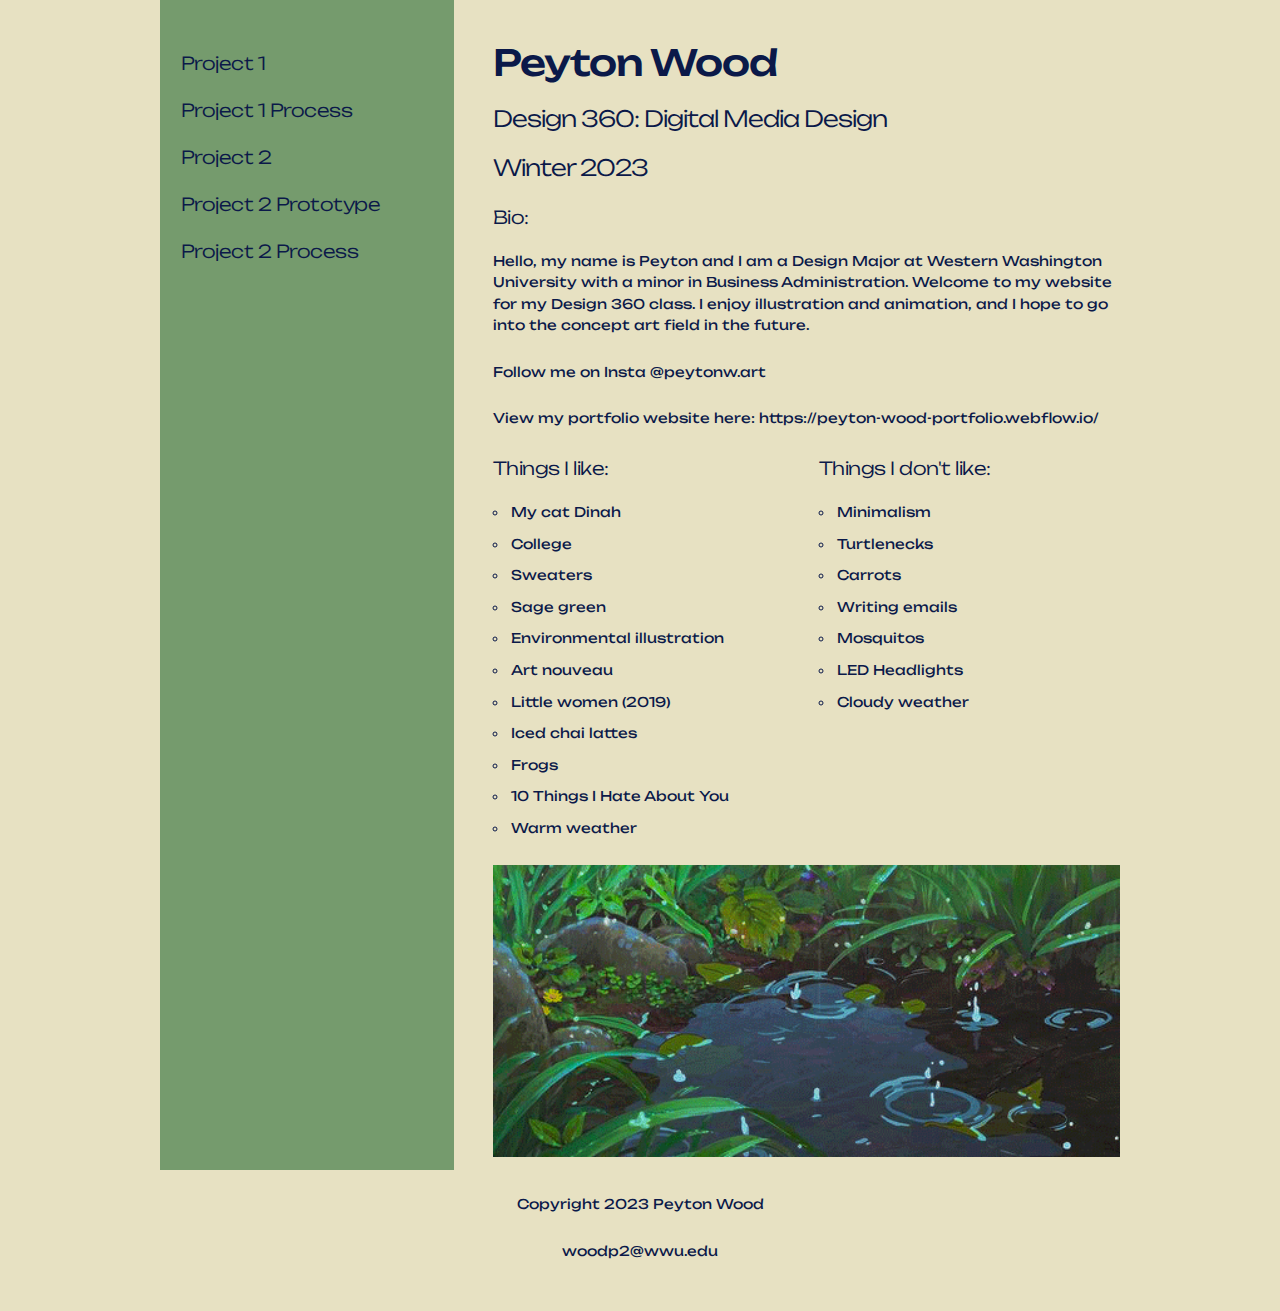
<file: index.html>
<!DOCTYPE html>
<html lang="en">

<head>

    <meta charset="UTF-8">
    <meta http-equiv="X-UA-Compatible" content="IE=edge">
    <meta name="viewport" content="width=device-width, initial-scale=1.0">
    <title>Peyton Wood Design</title>

    <link href="Skeleton-2.0.4/css/normalize.css" type="text/css" rel="stylesheet">
    <link href="Skeleton-2.0.4/css/skeleton.css" type="text/css" rel="stylesheet">
    <link href="stylesheet2.css" type="text/css" rel="stylesheet">

    <link href="https://fonts.googleapis.com/css2?family=Unbounded&display=swap" rel="stylesheet">
    <link rel="preconnect" href="https://fonts.googleapis.com">
    <link rel="preconnect" href="https://fonts.gstatic.com" crossorigin>

</head>

<body class="container">

    <div class="row">
        <div class="four columns">
            <div class="sidenav">
                <nav>
                    <h5><a href="https://www.figma.com/proto/zq73Wx5XFyZ3xvFBYM8VIL/WAIF-Wireframes?page-id=0%3A1&node-id=104%3A1085&viewport=101%2C317%2C0.07&scaling=min-zoom&starting-point-node-id=104%3A1085" target="_blank" rel="noopener noreferrer">Project 1</a></h5>
                    <h5><a href="documents/360_CaseStudy.pdf" target="_blank" rel="noopener noreferrer">Project 1 Process</a></h5>
                    <h5><a href="https://woodp2.github.io/project2.html" target="_blank" rel="noopener noreferrer">Project 2</a></h5>
                    <h5><a href="https://www.figma.com/proto/1qr9elMjOXVfex3nzzFcmH/Untitled?page-id=0%3A1&node-id=1%3A3&viewport=412%2C-263%2C0.48&scaling=min-zoom&starting-point-node-id=1%3A3" target="_blank" rel="noopener noreferrer">Project 2 Prototype</a></h5>
                    <h5><a href="documents/project2casestudy.pdf" target="_blank" rel="noopener noreferrer">Project 2 Process</a></h5>
                </nav>
            </div>
        </div>

        <div class="eight columns">
            <header>
                <h2>Peyton Wood</h2>
                <h3>Design 360: Digital Media Design</h3>
                <h3>Winter 2023</h3>
            </header>

            <article>
                <div class="twelve columns">
                    <h5>Bio:</h5>
                    <p>Hello, my name is Peyton and I am a Design Major at Western Washington University with a minor in Business Administration. Welcome to my website for my Design 360 class. I enjoy illustration and animation, and I hope to go into the concept art field in the future.</p>
                    <p>Follow me on Insta @peytonw.art</p>
                    <p>View my portfolio website here: <a href="url">https://peyton-wood-portfolio.webflow.io/</a></p>

                    <div class="flex-container2">
                        <div class="six columns">
                            <h5>Things I like:</h5>
                            <ul>
                                <li>My cat Dinah</li>
                                <li>College</li>
                                <li>Sweaters</li>
                                <li>Sage green</li>
                                <li>Environmental illustration</li>
                                <li>Art nouveau</li>
                                <li>Little women (2019)</li>
                                <li>Iced chai lattes</li>
                                <li>Frogs</li>
                                <li>10 Things I Hate About You</li>
                                <li>Warm weather</li>
                            </ul>
                        </div>
                        <div class="six columns">
                            <h5>Things I don't like:</h5>
                            <ul>
                                <li>Minimalism</li>
                                <li>Turtlenecks</li>
                                <li>Carrots</li>
                                <li>Writing emails</li>
                                <li>Mosquitos</li>
                                <li>LED Headlights</li>
                                <li>Cloudy weather</li>
                            </ul>
                        </div>
                    </div>

                    <div class="twelve columns">
                        <img class="u-full-width" src="images/rain.gif"/>
                    </div>

                </div>
            </article>
        </div>
    </div>

    <div class="twelve columns">
        <footer>
            <br>
            <p>Copyright 2023 Peyton Wood</p>
            <p>woodp2@wwu.edu</p>
            <br>
        </footer>
    </div>

</body>

</html>
</file>
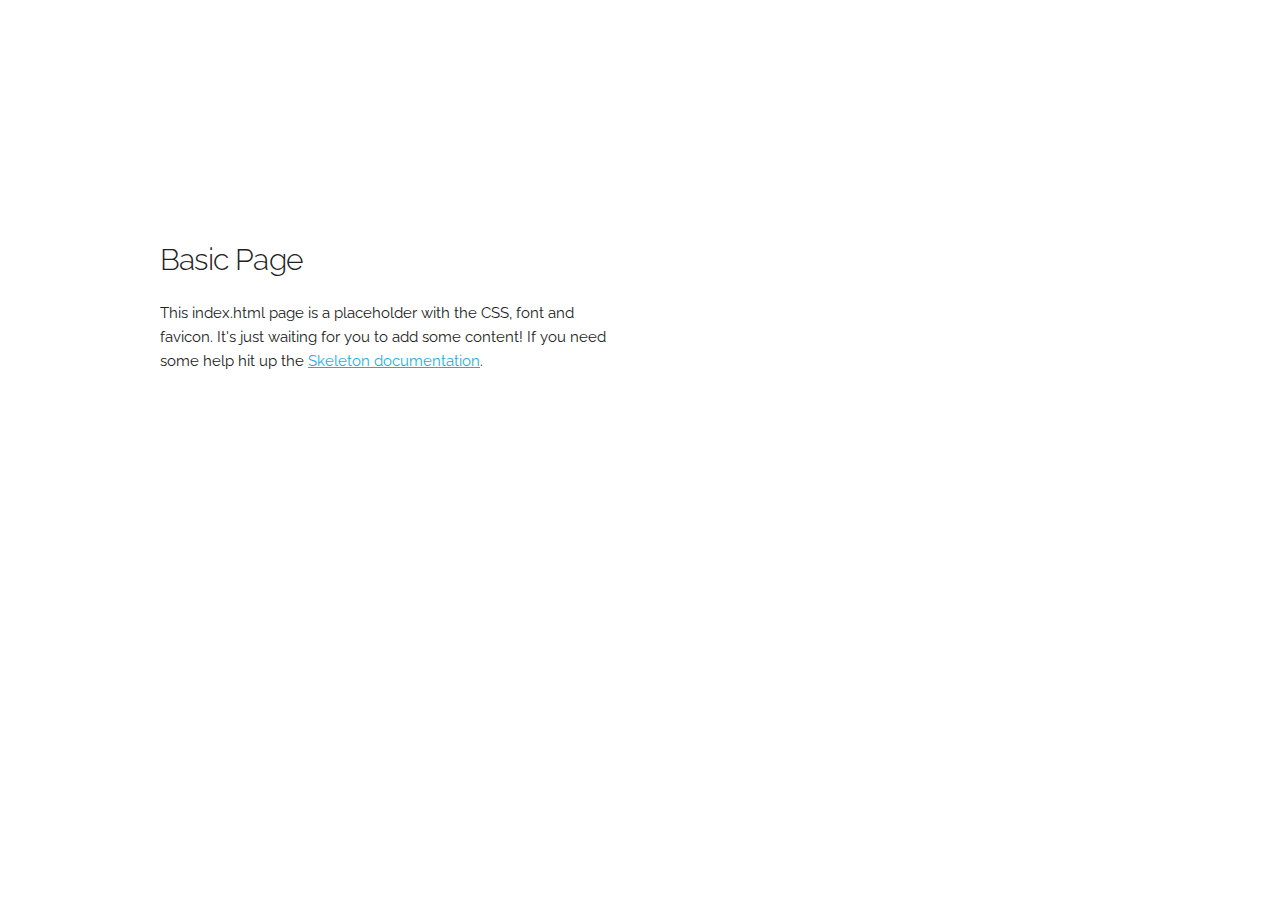
<file: Skeleton-2.0.4/index.html>
<!DOCTYPE html>
<html lang="en">
<head>

  <!-- Basic Page Needs
  –––––––––––––––––––––––––––––––––––––––––––––––––– -->
  <meta charset="utf-8">
  <title>Your page title here :)</title>
  <meta name="description" content="">
  <meta name="author" content="">

  <!-- Mobile Specific Metas
  –––––––––––––––––––––––––––––––––––––––––––––––––– -->
  <meta name="viewport" content="width=device-width, initial-scale=1">

  <!-- FONT
  –––––––––––––––––––––––––––––––––––––––––––––––––– -->
  <link href="//fonts.googleapis.com/css?family=Raleway:400,300,600" rel="stylesheet" type="text/css">

  <!-- CSS
  –––––––––––––––––––––––––––––––––––––––––––––––––– -->
  <link rel="stylesheet" href="css/normalize.css">
  <link rel="stylesheet" href="css/skeleton.css">

  <!-- Favicon
  –––––––––––––––––––––––––––––––––––––––––––––––––– -->
  <link rel="icon" type="image/png" href="images/favicon.png">

</head>
<body>

  <!-- Primary Page Layout
  –––––––––––––––––––––––––––––––––––––––––––––––––– -->
  <div class="container">
    <div class="row">
      <div class="one-half column" style="margin-top: 25%">
        <h4>Basic Page</h4>
        <p>This index.html page is a placeholder with the CSS, font and favicon. It's just waiting for you to add some content! If you need some help hit up the <a href="http://www.getskeleton.com">Skeleton documentation</a>.</p>
      </div>
    </div>
  </div>

<!-- End Document
  –––––––––––––––––––––––––––––––––––––––––––––––––– -->
</body>
</html>
</file>
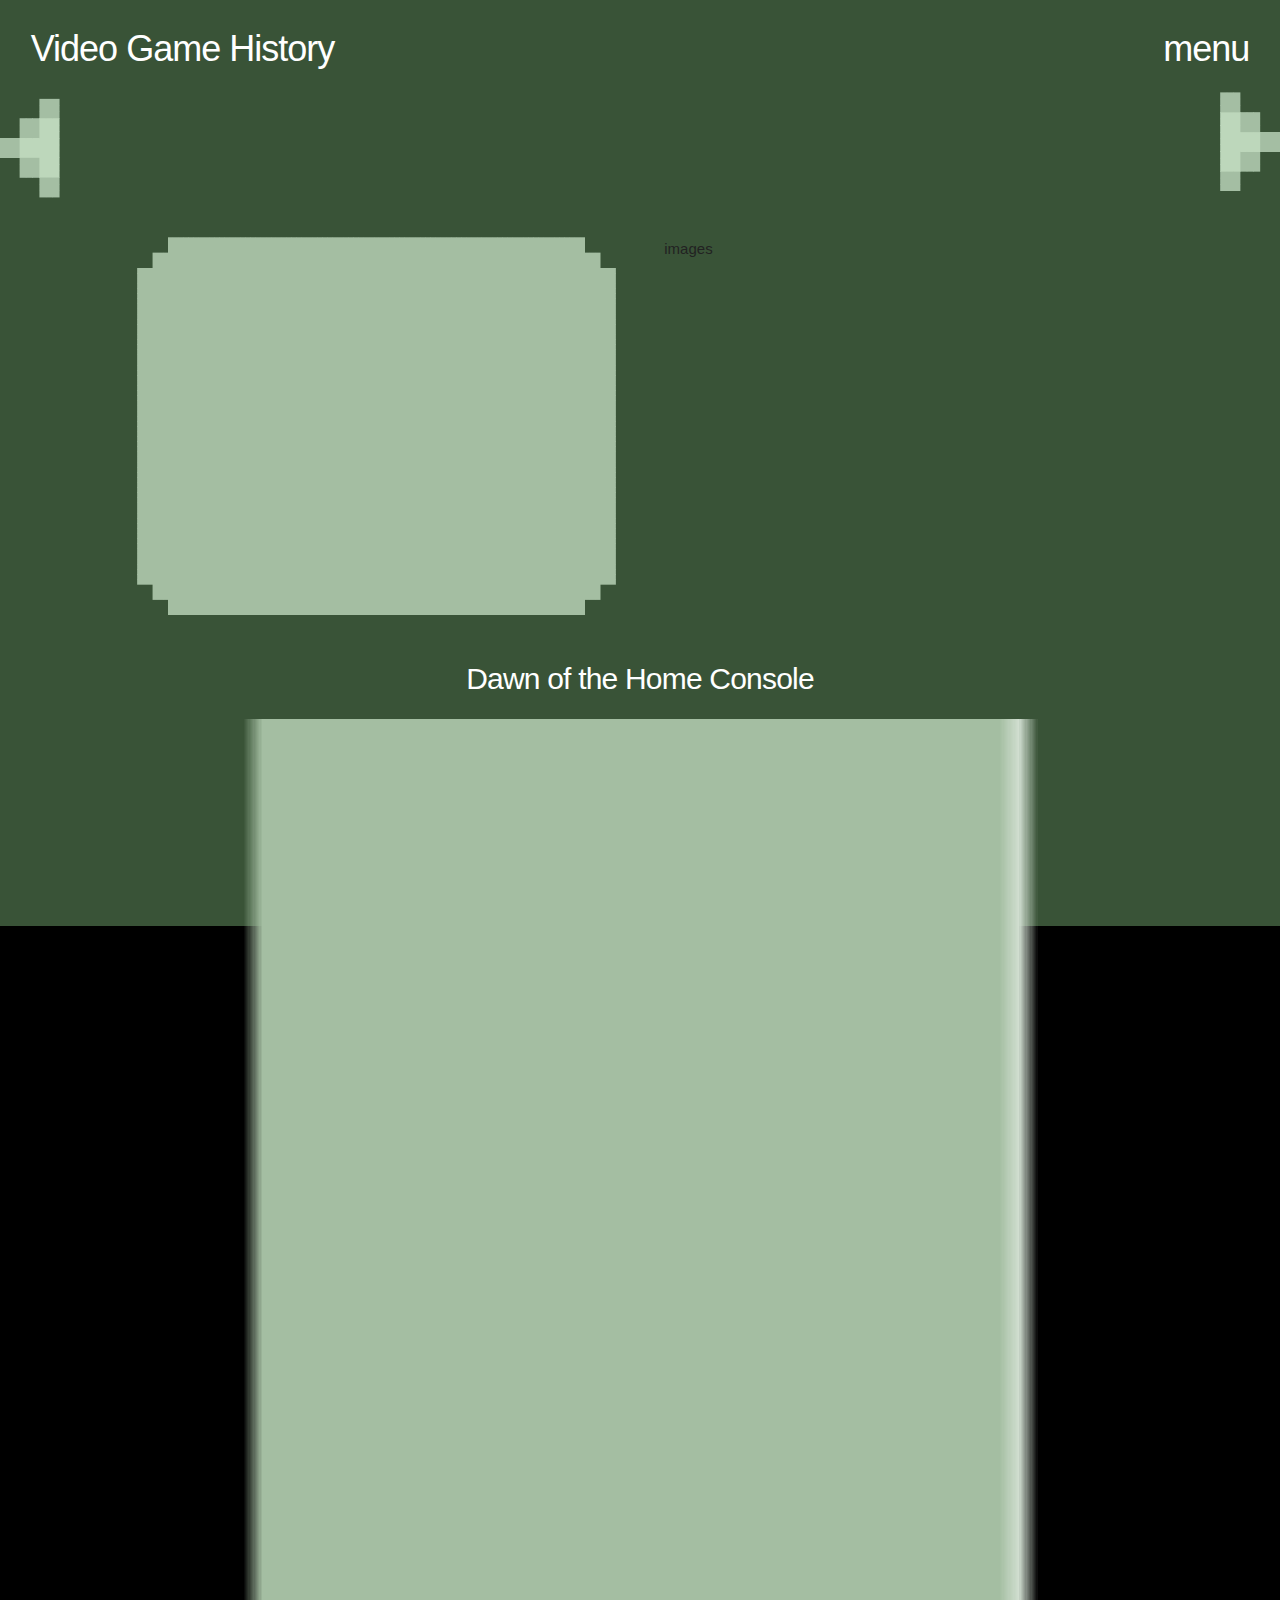
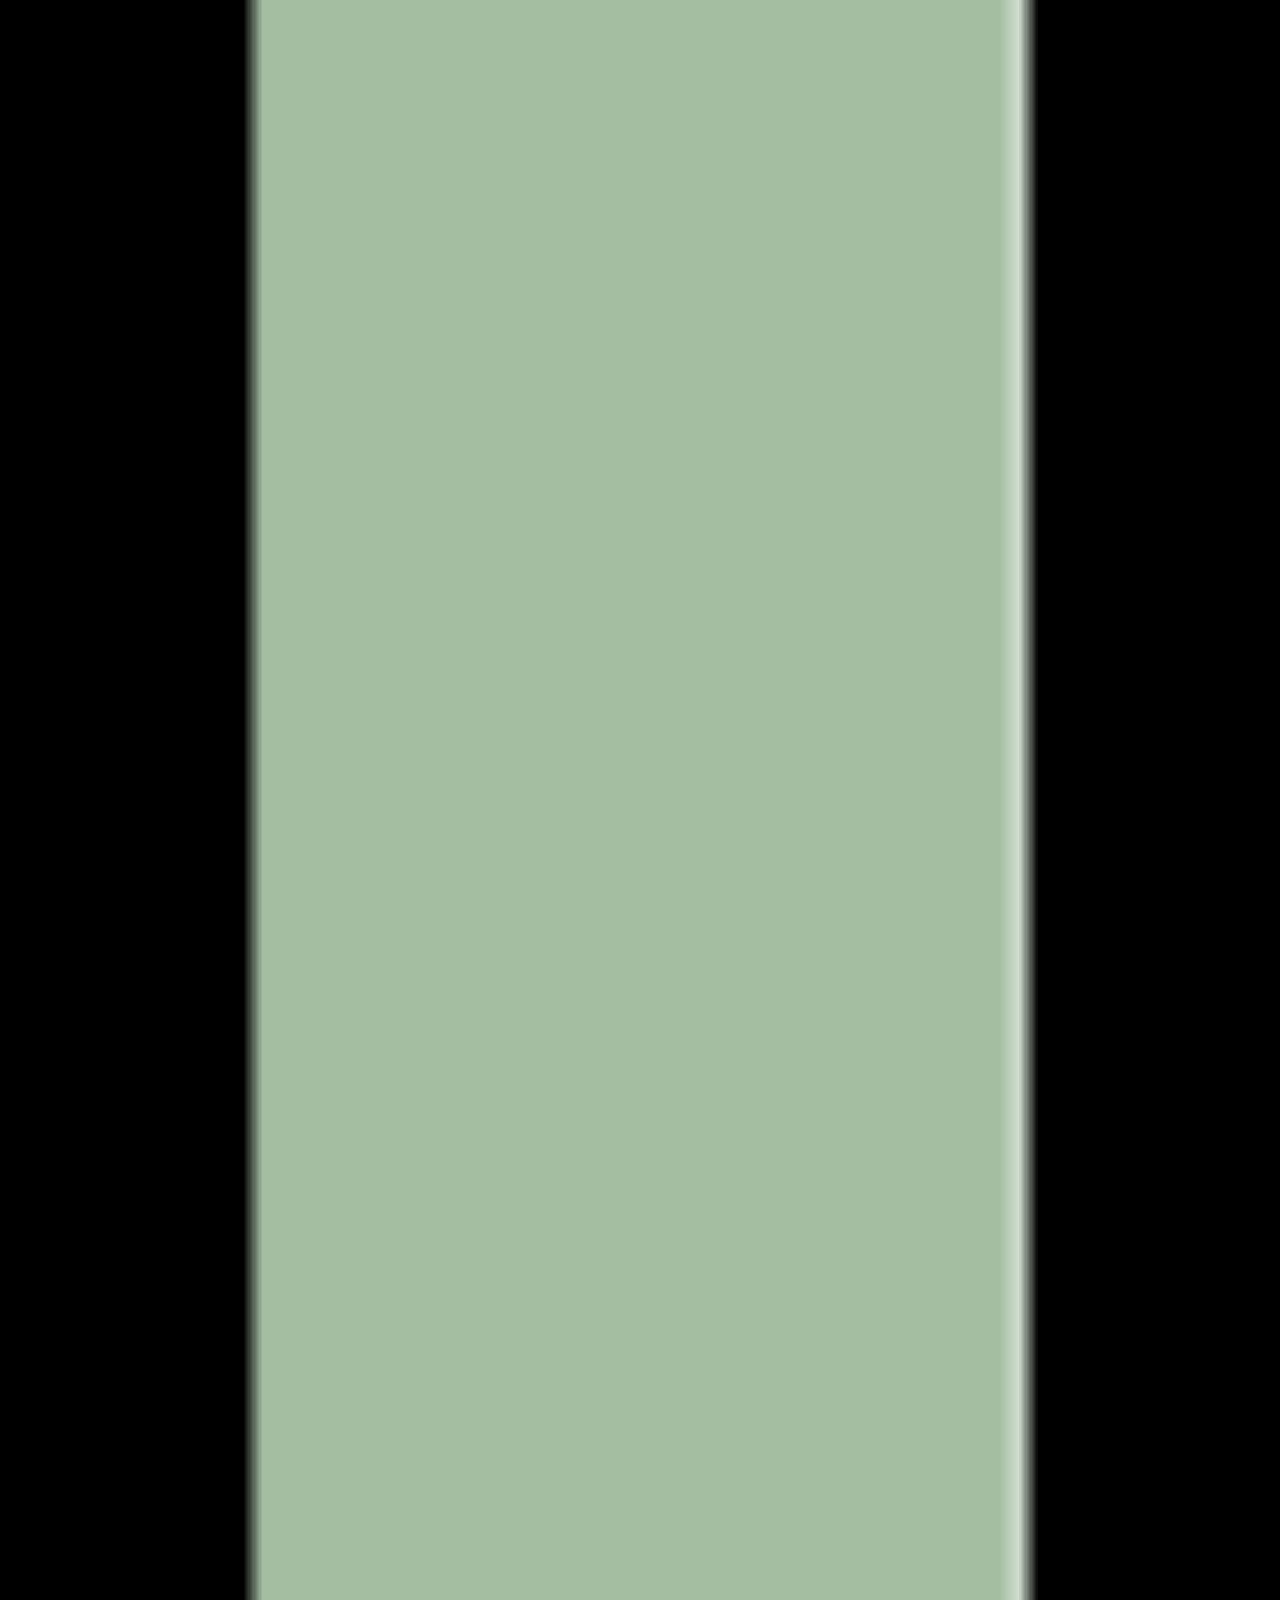
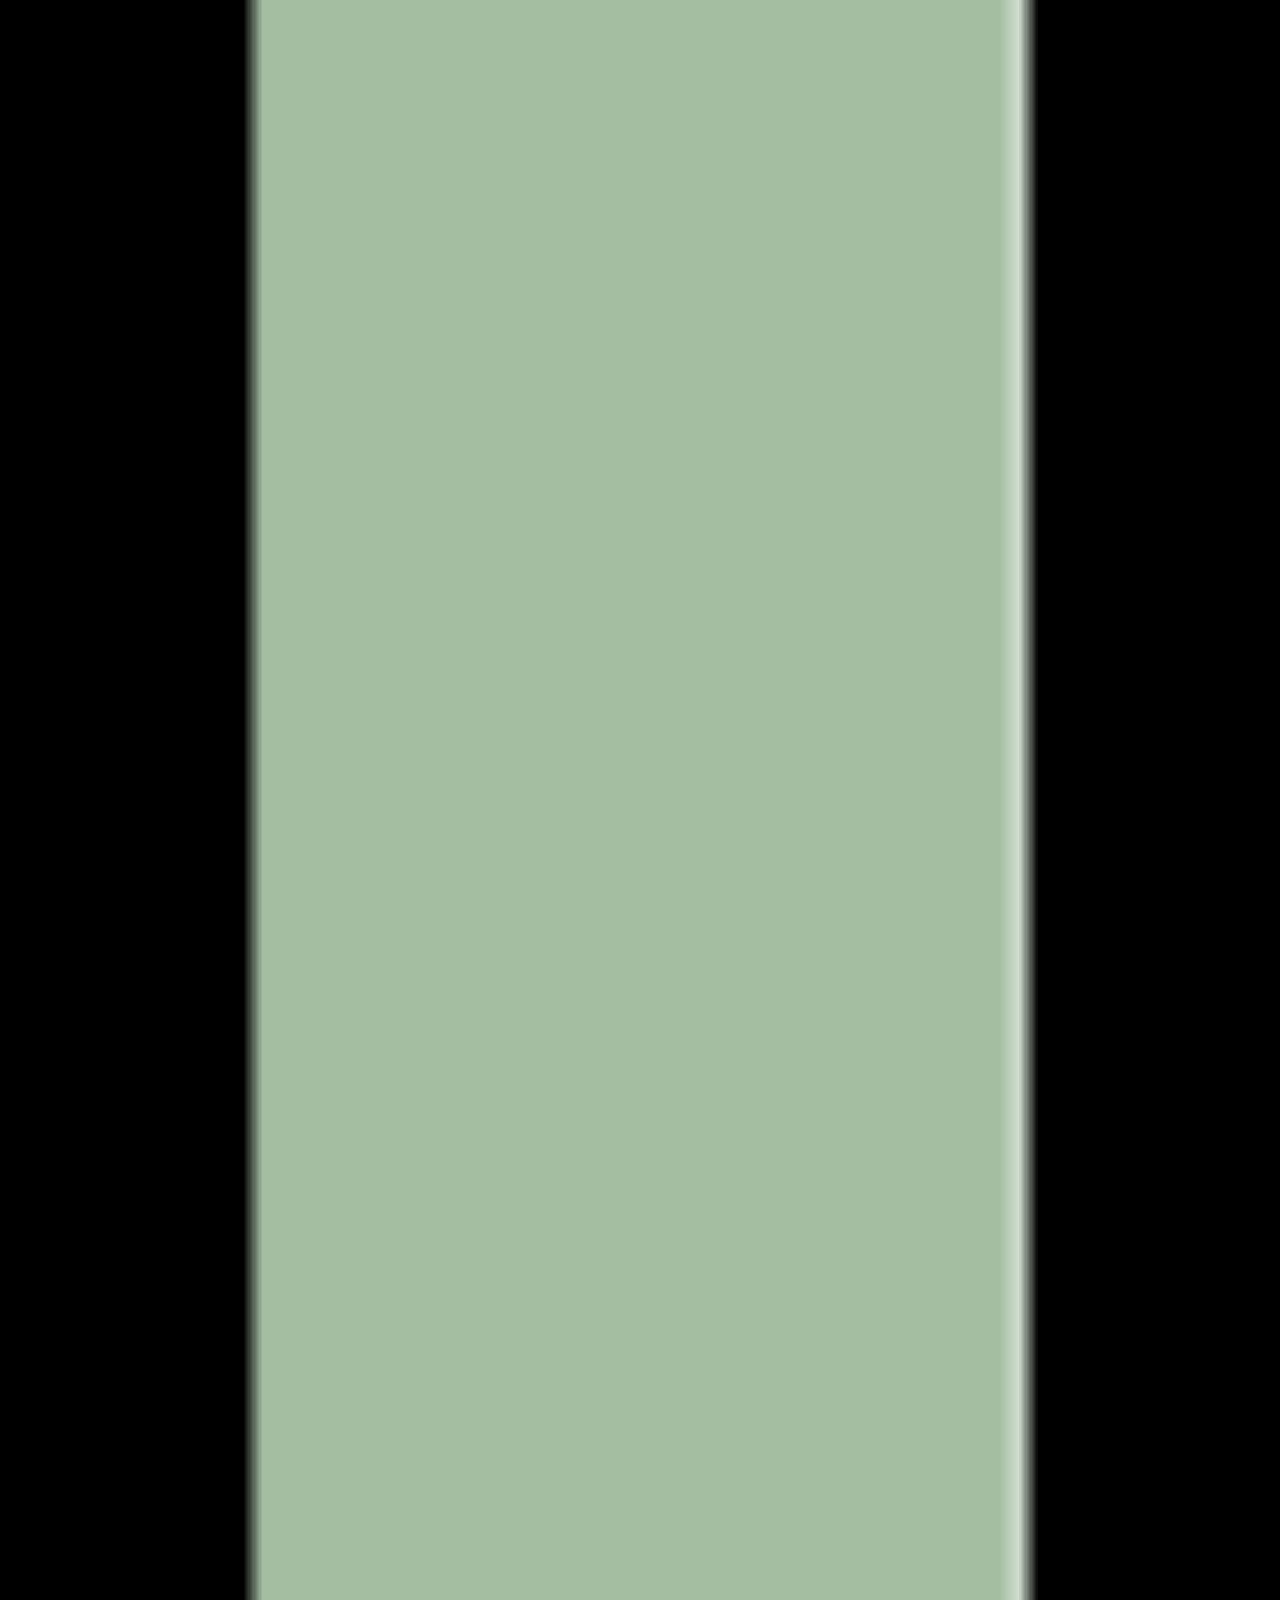
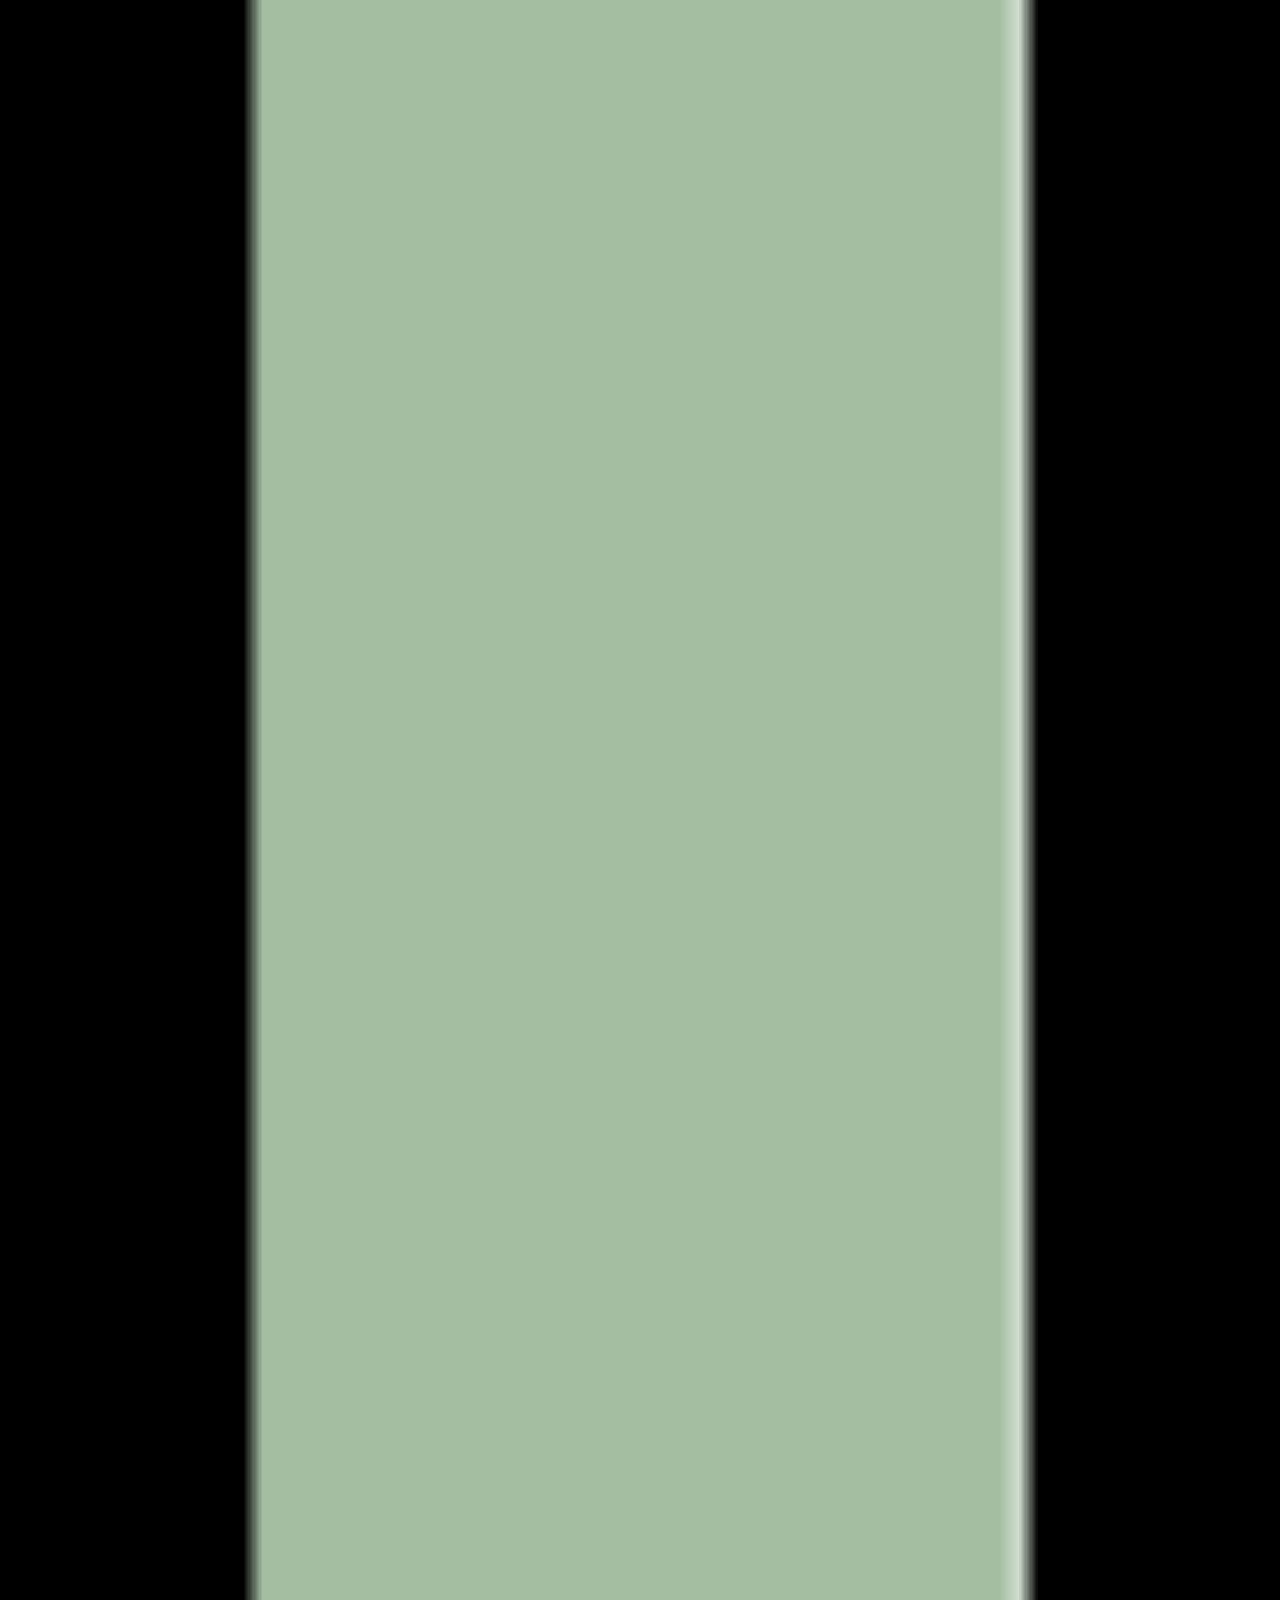
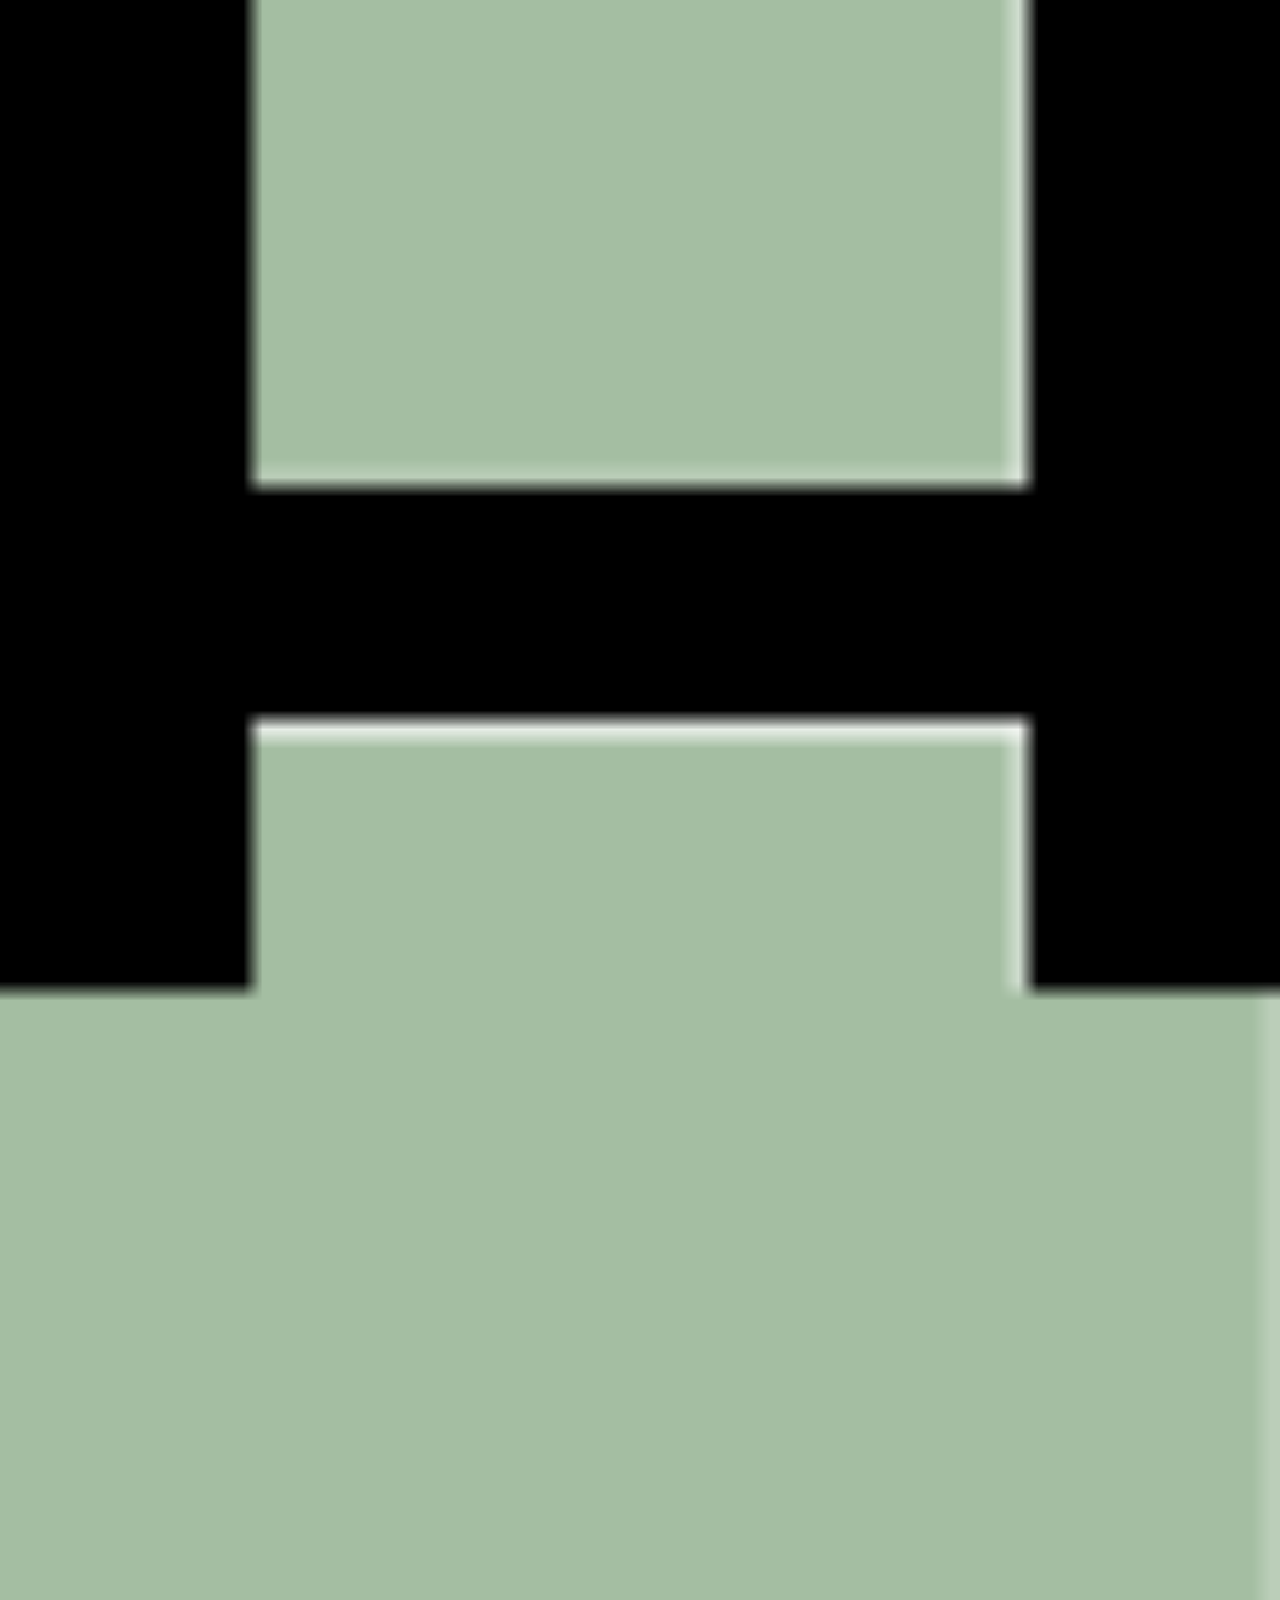
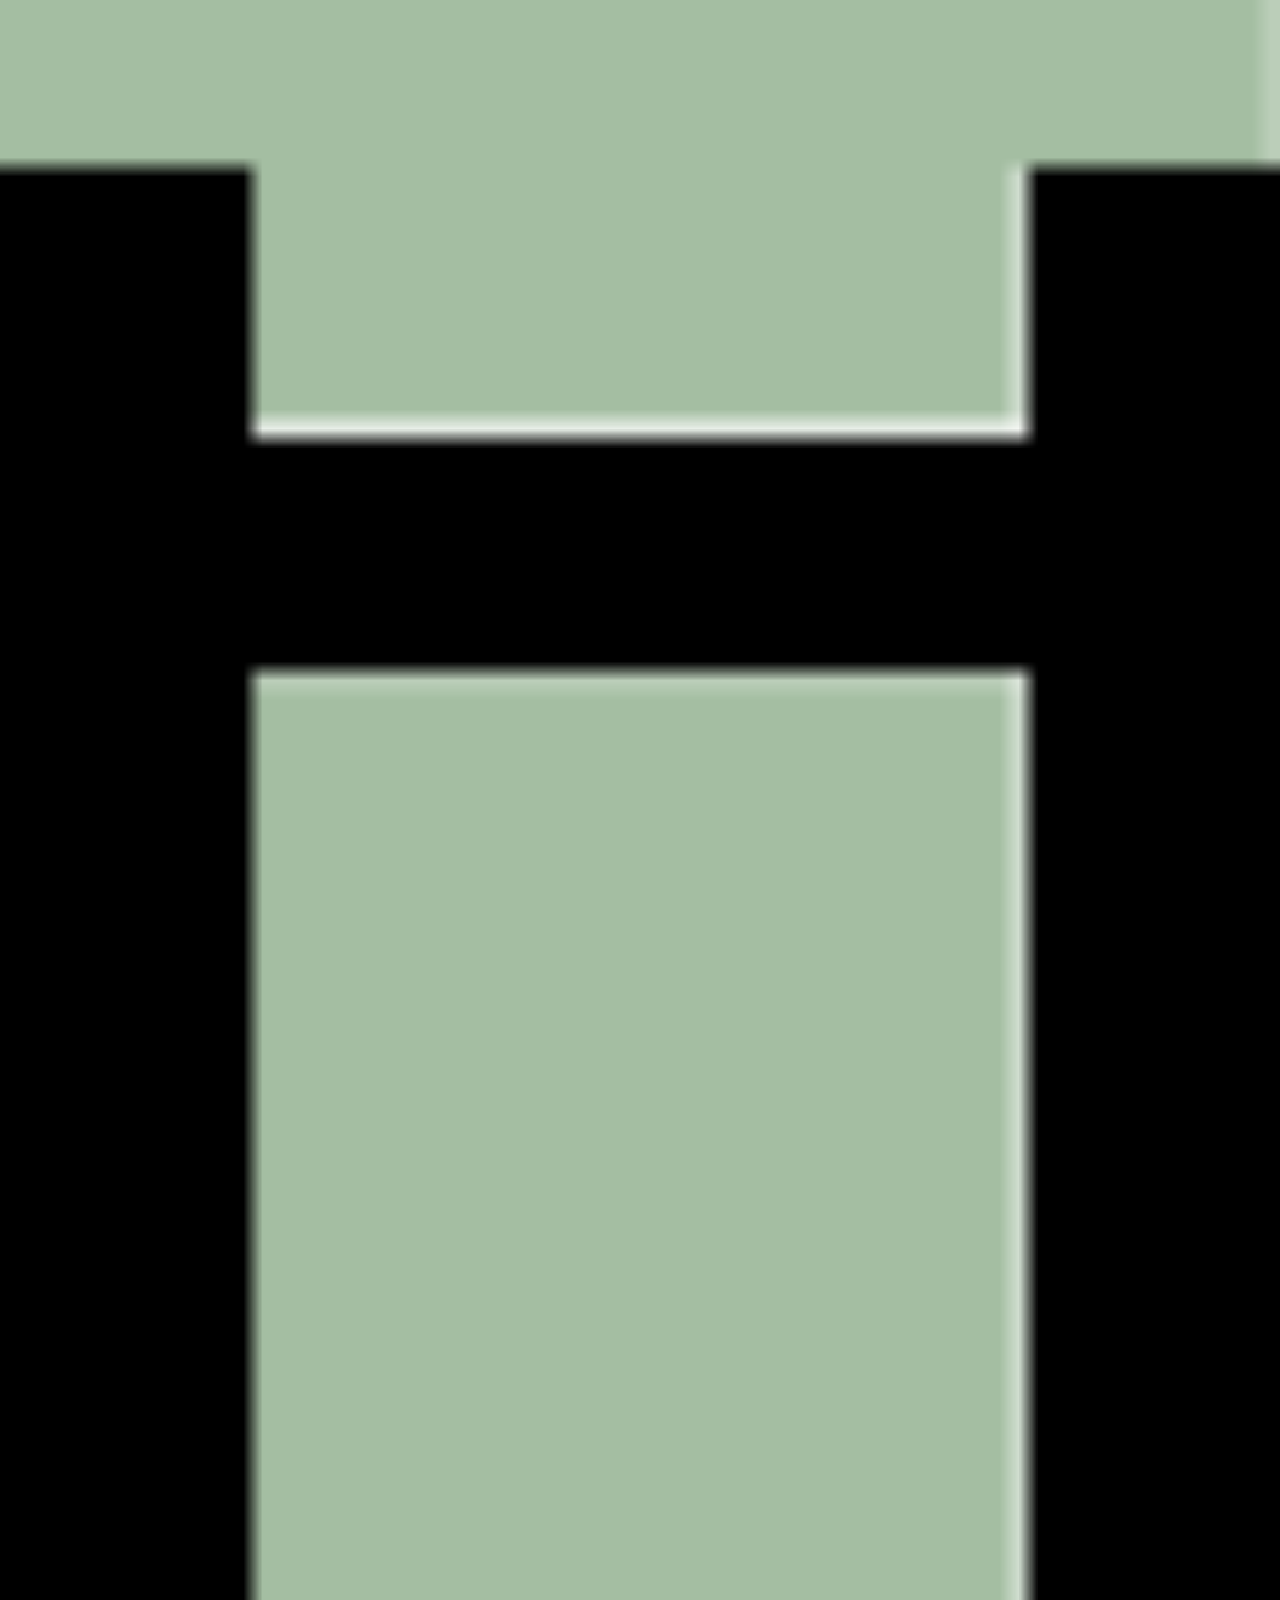
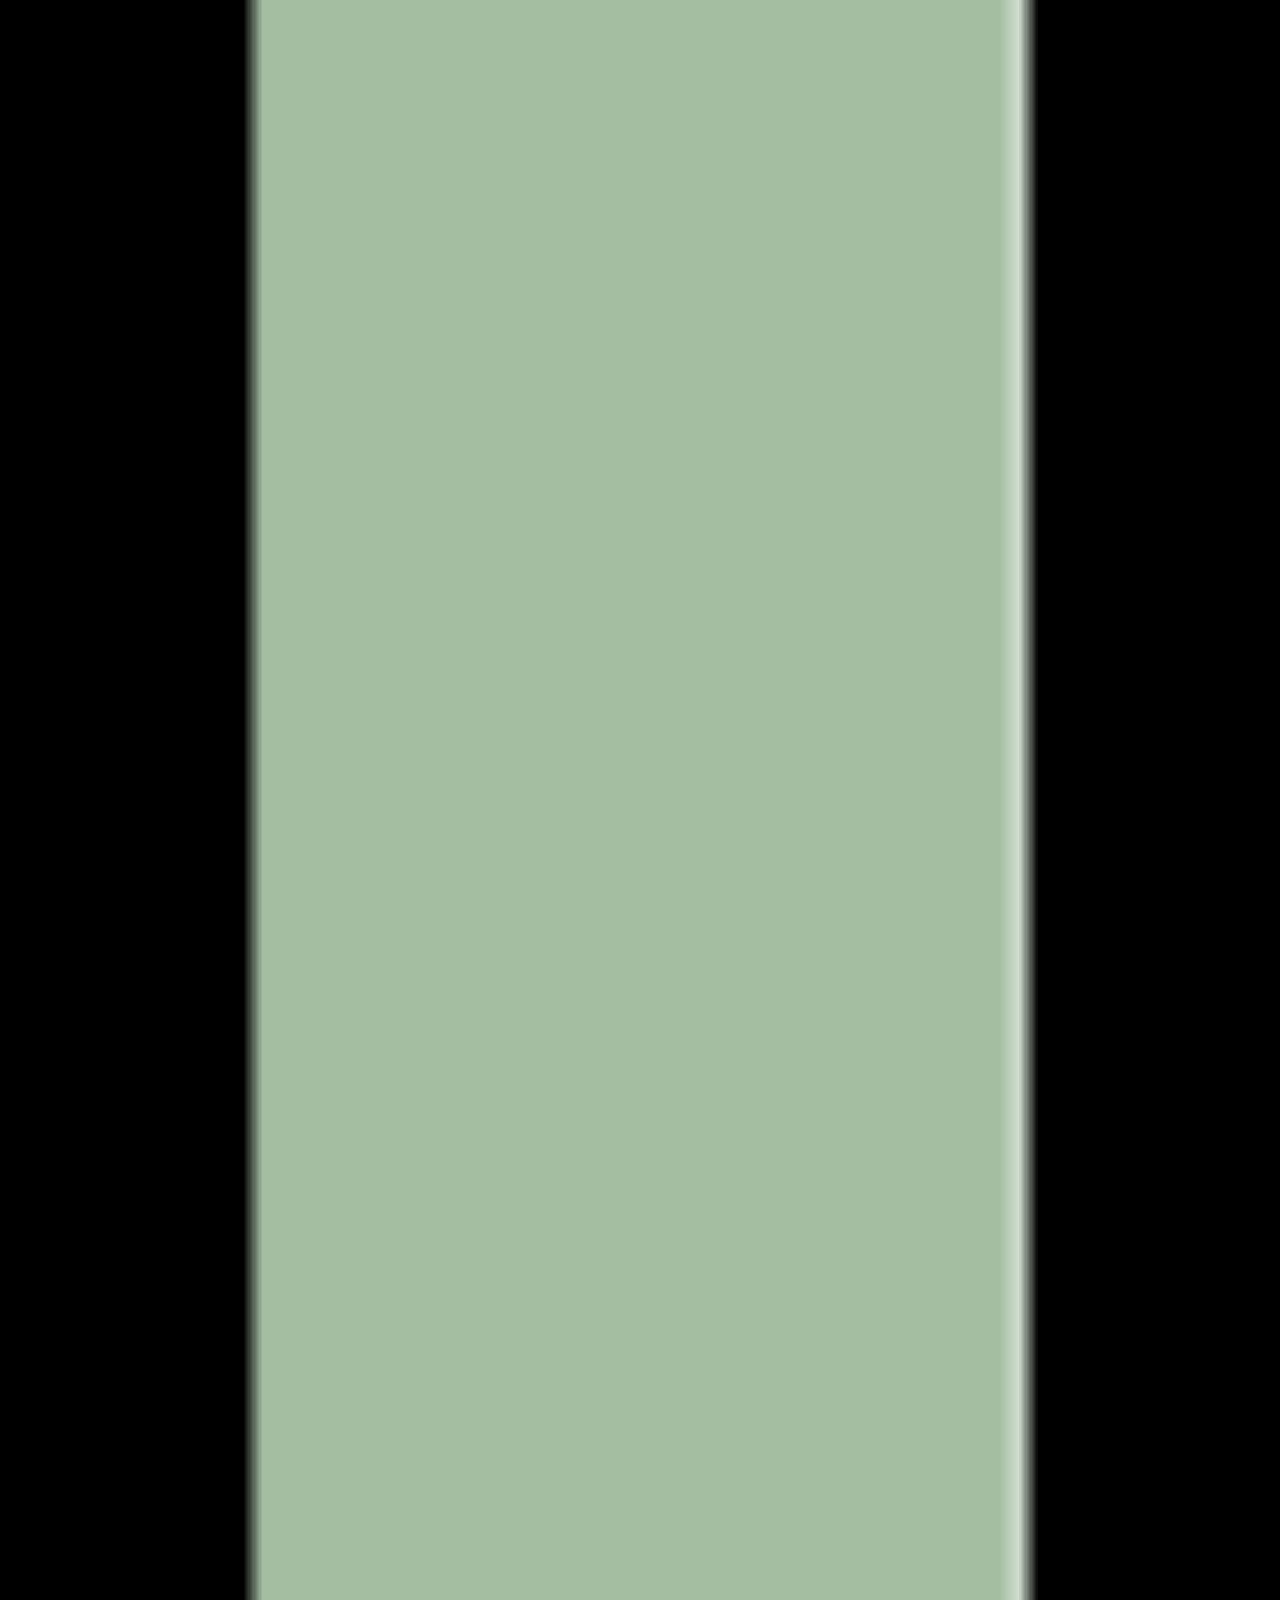
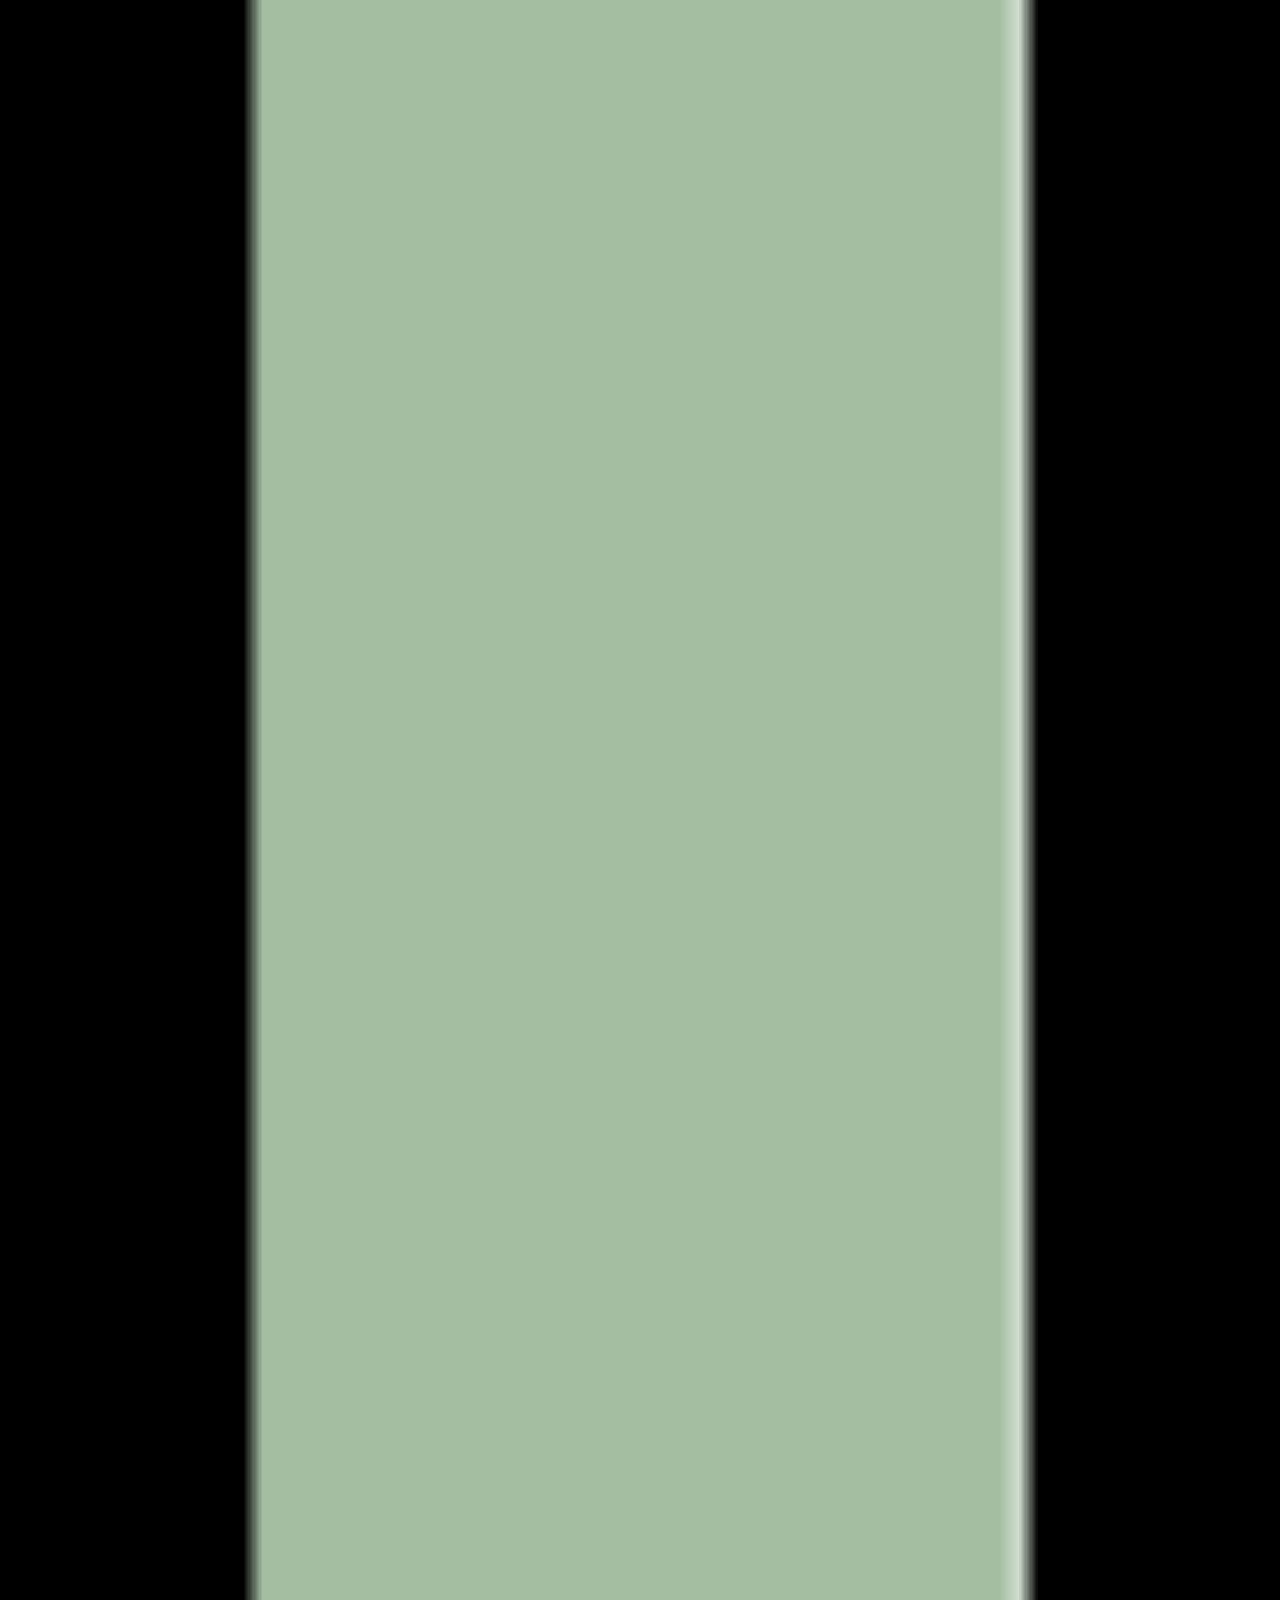
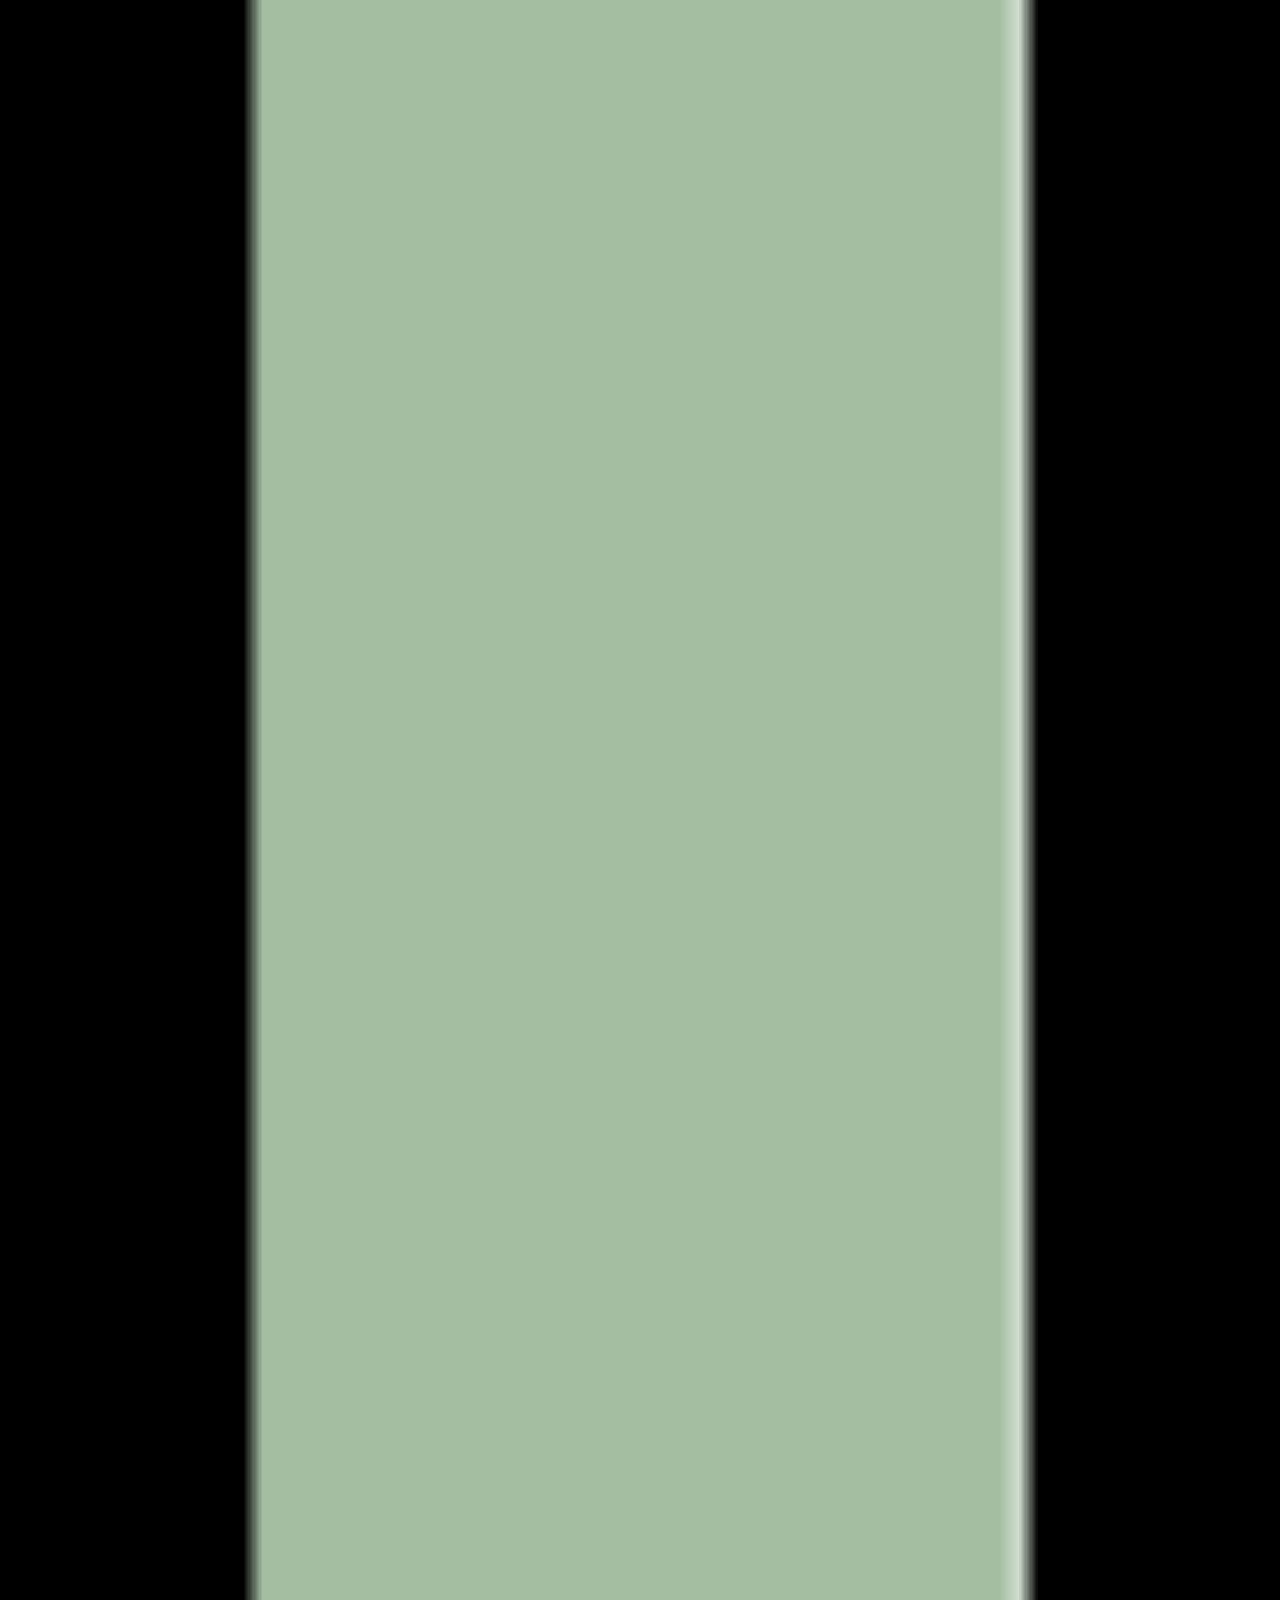
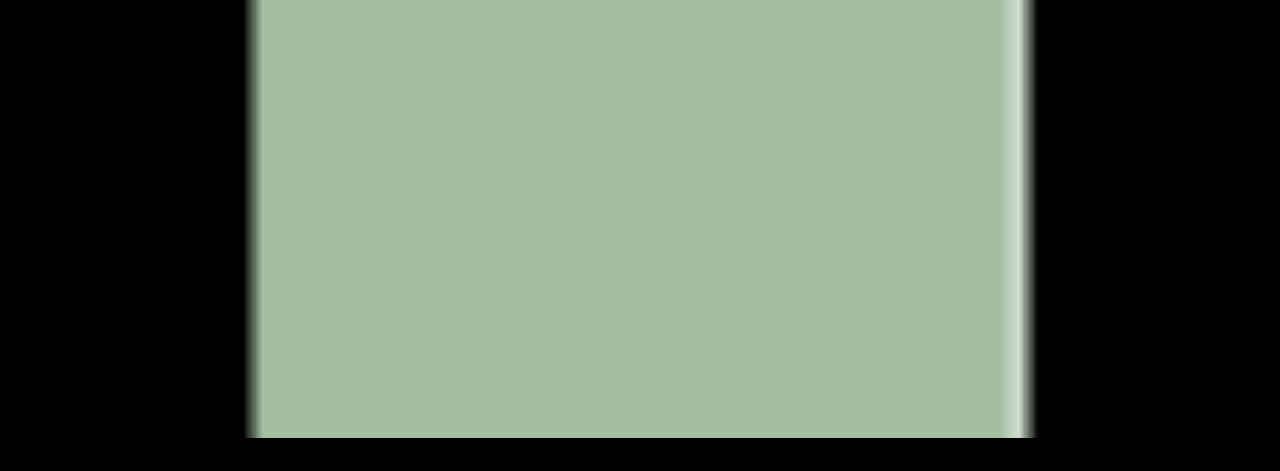
<file: 2project.html>
<!DOCTYPE html>
<html lang="en">

<head>

    <meta charset="UTF-8">
    <meta http-equiv="X-UA-Compatible" content="IE=edge">
    <meta name="viewport" content="width=device-width, initial-scale=1.0">
    <title>Project 2</title>

    <link href="Skeleton-2.0.4/css/normalize.css" type="text/css" rel="stylesheet">
    <link href="Skeleton-2.0.4/css/skeleton.css" type="text/css" rel="stylesheet">
    <link href="2project.css" type="text/css" rel="stylesheet">

</head>

<body>

    <!-- Page 2: Dawn of the Home Console -->
    <div class="page2">

        <div class="row">

            <div class="six columns">
                <header>
                    <h3>Video Game History</h3>
                </header>
            </div>

            <div class="six columns">
                <nav>
                    <h3>menu</h3>
                </nav>
            </div>

        </div>
        
        <div class="row">
            <!-- left arrow -->
            <div class="one column" style="rotate: 180deg;">
                    <img class="u-full-width" src="project2images/2bitarrow.png">
            </div>

            <!-- right arrow -->
            <div class="one column" style="float: right;"">
                    <img class="u-full-width" src="project2images/2bitarrow.png">
            </div>
        </div>

        <div class="row">
            <div class="middle">

                <div class="five columns offset-by-one">
                    <div class="textbox">
                        <img src="project2images/2bittextbox.png">
                    </div>
                </div>

                <div class="five columns">
                    <p>images</p>
                </div>
                
            </div>

        </div>

        <div class="row">
            
            <div class="twelve columns">
                <div class="bottomnav"></div>
                    <h4>Dawn of the Home Console</h4>
                    <div class="timeline">
                        <img src="project2images/2bittimeline.png">
                    </div>
                </div>
            </div>

        </div>

    </div>

</body>
</file>
<file: Skeleton-2.0.4/css/skeleton.css>
/*
* Skeleton V2.0.4
* Copyright 2014, Dave Gamache
* www.getskeleton.com
* Free to use under the MIT license.
* http://www.opensource.org/licenses/mit-license.php
* 12/29/2014
*/


/* Table of contents
––––––––––––––––––––––––––––––––––––––––––––––––––
- Grid
- Base Styles
- Typography
- Links
- Buttons
- Forms
- Lists
- Code
- Tables
- Spacing
- Utilities
- Clearing
- Media Queries
*/


/* Grid
–––––––––––––––––––––––––––––––––––––––––––––––––– */
.container {
  position: relative;
  width: 100%;
  max-width: 960px;
  margin: 0 auto;
  padding: 0 20px;
  box-sizing: border-box; }
.column,
.columns {
  width: 100%;
  float: left;
  box-sizing: border-box; }

/* For devices larger than 400px */
@media (min-width: 400px) {
  .container {
    width: 85%;
    padding: 0; }
}

/* For devices larger than 550px */
@media (min-width: 550px) {
  .container {
    width: 80%; }
  .column,
  .columns {
    margin-left: 4%; }
  .column:first-child,
  .columns:first-child {
    margin-left: 0; }

  .one.column,
  .one.columns                    { width: 4.66666666667%; }
  .two.columns                    { width: 13.3333333333%; }
  .three.columns                  { width: 22%;            }
  .four.columns                   { width: 30.6666666667%; }
  .five.columns                   { width: 39.3333333333%; }
  .six.columns                    { width: 48%;            }
  .seven.columns                  { width: 56.6666666667%; }
  .eight.columns                  { width: 65.3333333333%; }
  .nine.columns                   { width: 74.0%;          }
  .ten.columns                    { width: 82.6666666667%; }
  .eleven.columns                 { width: 91.3333333333%; }
  .twelve.columns                 { width: 100%; margin-left: 0; }

  .one-third.column               { width: 30.6666666667%; }
  .two-thirds.column              { width: 65.3333333333%; }

  .one-half.column                { width: 48%; }

  /* Offsets */
  .offset-by-one.column,
  .offset-by-one.columns          { margin-left: 8.66666666667%; }
  .offset-by-two.column,
  .offset-by-two.columns          { margin-left: 17.3333333333%; }
  .offset-by-three.column,
  .offset-by-three.columns        { margin-left: 26%;            }
  .offset-by-four.column,
  .offset-by-four.columns         { margin-left: 34.6666666667%; }
  .offset-by-five.column,
  .offset-by-five.columns         { margin-left: 43.3333333333%; }
  .offset-by-six.column,
  .offset-by-six.columns          { margin-left: 52%;            }
  .offset-by-seven.column,
  .offset-by-seven.columns        { margin-left: 60.6666666667%; }
  .offset-by-eight.column,
  .offset-by-eight.columns        { margin-left: 69.3333333333%; }
  .offset-by-nine.column,
  .offset-by-nine.columns         { margin-left: 78.0%;          }
  .offset-by-ten.column,
  .offset-by-ten.columns          { margin-left: 86.6666666667%; }
  .offset-by-eleven.column,
  .offset-by-eleven.columns       { margin-left: 95.3333333333%; }

  .offset-by-one-third.column,
  .offset-by-one-third.columns    { margin-left: 34.6666666667%; }
  .offset-by-two-thirds.column,
  .offset-by-two-thirds.columns   { margin-left: 69.3333333333%; }

  .offset-by-one-half.column,
  .offset-by-one-half.columns     { margin-left: 52%; }

}


/* Base Styles
–––––––––––––––––––––––––––––––––––––––––––––––––– */
/* NOTE
html is set to 62.5% so that all the REM measurements throughout Skeleton
are based on 10px sizing. So basically 1.5rem = 15px :) */
html {
  font-size: 62.5%; }
body {
  font-size: 1.5em; /* currently ems cause chrome bug misinterpreting rems on body element */
  line-height: 1.6;
  font-weight: 400;
  font-family: "Raleway", "HelveticaNeue", "Helvetica Neue", Helvetica, Arial, sans-serif;
  color: #222; }


/* Typography
–––––––––––––––––––––––––––––––––––––––––––––––––– */
h1, h2, h3, h4, h5, h6 {
  margin-top: 0;
  margin-bottom: 2rem;
  font-weight: 300; }
h1 { font-size: 4.0rem; line-height: 1.2;  letter-spacing: -.1rem;}
h2 { font-size: 3.6rem; line-height: 1.25; letter-spacing: -.1rem; }
h3 { font-size: 3.0rem; line-height: 1.3;  letter-spacing: -.1rem; }
h4 { font-size: 2.4rem; line-height: 1.35; letter-spacing: -.08rem; }
h5 { font-size: 1.8rem; line-height: 1.5;  letter-spacing: -.05rem; }
h6 { font-size: 1.5rem; line-height: 1.6;  letter-spacing: 0; }

/* Larger than phablet */
@media (min-width: 550px) {
  h1 { font-size: 5.0rem; }
  h2 { font-size: 4.2rem; }
  h3 { font-size: 3.6rem; }
  h4 { font-size: 3.0rem; }
  h5 { font-size: 2.4rem; }
  h6 { font-size: 1.5rem; }
}

p {
  margin-top: 0; }


/* Links
–––––––––––––––––––––––––––––––––––––––––––––––––– */
a {
  color: #1EAEDB; }
a:hover {
  color: #0FA0CE; }


/* Buttons
–––––––––––––––––––––––––––––––––––––––––––––––––– */
.button,
button,
input[type="submit"],
input[type="reset"],
input[type="button"] {
  display: inline-block;
  height: 38px;
  padding: 0 30px;
  color: #555;
  text-align: center;
  font-size: 11px;
  font-weight: 600;
  line-height: 38px;
  letter-spacing: .1rem;
  text-transform: uppercase;
  text-decoration: none;
  white-space: nowrap;
  background-color: transparent;
  border-radius: 4px;
  border: 1px solid #bbb;
  cursor: pointer;
  box-sizing: border-box; }
.button:hover,
button:hover,
input[type="submit"]:hover,
input[type="reset"]:hover,
input[type="button"]:hover,
.button:focus,
button:focus,
input[type="submit"]:focus,
input[type="reset"]:focus,
input[type="button"]:focus {
  color: #333;
  border-color: #888;
  outline: 0; }
.button.button-primary,
button.button-primary,
input[type="submit"].button-primary,
input[type="reset"].button-primary,
input[type="button"].button-primary {
  color: #FFF;
  background-color: #33C3F0;
  border-color: #33C3F0; }
.button.button-primary:hover,
button.button-primary:hover,
input[type="submit"].button-primary:hover,
input[type="reset"].button-primary:hover,
input[type="button"].button-primary:hover,
.button.button-primary:focus,
button.button-primary:focus,
input[type="submit"].button-primary:focus,
input[type="reset"].button-primary:focus,
input[type="button"].button-primary:focus {
  color: #FFF;
  background-color: #1EAEDB;
  border-color: #1EAEDB; }


/* Forms
–––––––––––––––––––––––––––––––––––––––––––––––––– */
input[type="email"],
input[type="number"],
input[type="search"],
input[type="text"],
input[type="tel"],
input[type="url"],
input[type="password"],
textarea,
select {
  height: 38px;
  padding: 6px 10px; /* The 6px vertically centers text on FF, ignored by Webkit */
  background-color: #fff;
  border: 1px solid #D1D1D1;
  border-radius: 4px;
  box-shadow: none;
  box-sizing: border-box; }
/* Removes awkward default styles on some inputs for iOS */
input[type="email"],
input[type="number"],
input[type="search"],
input[type="text"],
input[type="tel"],
input[type="url"],
input[type="password"],
textarea {
  -webkit-appearance: none;
     -moz-appearance: none;
          appearance: none; }
textarea {
  min-height: 65px;
  padding-top: 6px;
  padding-bottom: 6px; }
input[type="email"]:focus,
input[type="number"]:focus,
input[type="search"]:focus,
input[type="text"]:focus,
input[type="tel"]:focus,
input[type="url"]:focus,
input[type="password"]:focus,
textarea:focus,
select:focus {
  border: 1px solid #33C3F0;
  outline: 0; }
label,
legend {
  display: block;
  margin-bottom: .5rem;
  font-weight: 600; }
fieldset {
  padding: 0;
  border-width: 0; }
input[type="checkbox"],
input[type="radio"] {
  display: inline; }
label > .label-body {
  display: inline-block;
  margin-left: .5rem;
  font-weight: normal; }


/* Lists
–––––––––––––––––––––––––––––––––––––––––––––––––– */
ul {
  list-style: circle inside; }
ol {
  list-style: decimal inside; }
ol, ul {
  padding-left: 0;
  margin-top: 0; }
ul ul,
ul ol,
ol ol,
ol ul {
  margin: 1.5rem 0 1.5rem 3rem;
  font-size: 90%; }
li {
  margin-bottom: 1rem; }


/* Code
–––––––––––––––––––––––––––––––––––––––––––––––––– */
code {
  padding: .2rem .5rem;
  margin: 0 .2rem;
  font-size: 90%;
  white-space: nowrap;
  background: #F1F1F1;
  border: 1px solid #E1E1E1;
  border-radius: 4px; }
pre > code {
  display: block;
  padding: 1rem 1.5rem;
  white-space: pre; }


/* Tables
–––––––––––––––––––––––––––––––––––––––––––––––––– */
th,
td {
  padding: 12px 15px;
  text-align: left;
  border-bottom: 1px solid #E1E1E1; }
th:first-child,
td:first-child {
  padding-left: 0; }
th:last-child,
td:last-child {
  padding-right: 0; }


/* Spacing
–––––––––––––––––––––––––––––––––––––––––––––––––– */
button,
.button {
  margin-bottom: 1rem; }
input,
textarea,
select,
fieldset {
  margin-bottom: 1.5rem; }
pre,
blockquote,
dl,
figure,
table,
p,
ul,
ol,
form {
  margin-bottom: 2.5rem; }


/* Utilities
–––––––––––––––––––––––––––––––––––––––––––––––––– */
.u-full-width {
  width: 100%;
  box-sizing: border-box; }
.u-max-full-width {
  max-width: 100%;
  box-sizing: border-box; }
.u-pull-right {
  float: right; }
.u-pull-left {
  float: left; }


/* Misc
–––––––––––––––––––––––––––––––––––––––––––––––––– */
hr {
  margin-top: 3rem;
  margin-bottom: 3.5rem;
  border-width: 0;
  border-top: 1px solid #E1E1E1; }


/* Clearing
–––––––––––––––––––––––––––––––––––––––––––––––––– */

/* Self Clearing Goodness */
.container:after,
.row:after,
.u-cf {
  content: "";
  display: table;
  clear: both; }


/* Media Queries
–––––––––––––––––––––––––––––––––––––––––––––––––– */
/*
Note: The best way to structure the use of media queries is to create the queries
near the relevant code. For example, if you wanted to change the styles for buttons
on small devices, paste the mobile query code up in the buttons section and style it
there.
*/


/* Larger than mobile */
@media (min-width: 400px) {}

/* Larger than phablet (also point when grid becomes active) */
@media (min-width: 550px) {}

/* Larger than tablet */
@media (min-width: 750px) {}

/* Larger than desktop */
@media (min-width: 1000px) {}

/* Larger than Desktop HD */
@media (min-width: 1200px) {}
</file>
<file: stylesheet2.css>
* {
    font-family: 'Unbounded', cursive;
    color: rgb(11, 25, 73);
}

nav {
    padding-top: 50px;
}

header {
    padding-top: 40px;
}

.sidenav {
    height: 1170px;
    background-color: rgb(117, 155, 109);
    padding-left: 7%;
    padding-right: 7%;
}

.navlinks {
    position: sticky;
    top: 50px;
    z-index: 1;
}

body {
    background-color: rgb(231, 225, 194);
}

p {
    font-size: 0.9em;
}

li {
    font-size: 0.9em;
}

h2 {
    font-size: 2.4em;
    font-weight: 500;
    animation-name: textcolor;
    animation-duration: 4s;
    animation-iteration-count: infinite;
}

h2:hover {
    font-size: 3em;
    transition: 1s;
}

@keyframes textcolor {
    from {color: rgb(122, 124, 236);}
    to {color: rgb(112, 221, 126);}
  }

h3 {
    font-size: 1.5em;
}

h5 {
    font-size: 1.2em;
    text-decoration: none;
}

a:link {
    text-decoration: none;
    color: rgb(11, 25, 73);
}

a:visited {
    color: rgb(11, 25, 73);
}

footer {
    text-align: center;
}
</file>
<file: 2project.css>
body {
    height: 100vh;
    overflow-y: hidden;
    background-color: black;
}

.page2 {
    padding-top: 2%;
    background-color: #395337;
    height: 100%;
    margin: auto;
}

header {
    color: white;
    padding-left: 5%;
}

nav {
    float: right;
    padding-right: 5%;
    color: white;
}

.middle {
    width: 95%;
    margin: auto;
    padding-top: 3%;
}

.leftarrow {
    rotate: 180deg;
    position: fixed;
    top: 38%;
    padding-right: 4%;
}

.rightarrow {
    position: fixed;
    top: 38%;
    padding-left: 85%;
    float: right;
}

.textbox {
    padding-bottom: 5%;
}

.bottomnav {
    padding-top: 1%;
}

h4 {
    color: white;
    text-align: center;
}

.timeline {
    padding-bottom: 2%;
}

img {
    width: 100%;
}
</file>
